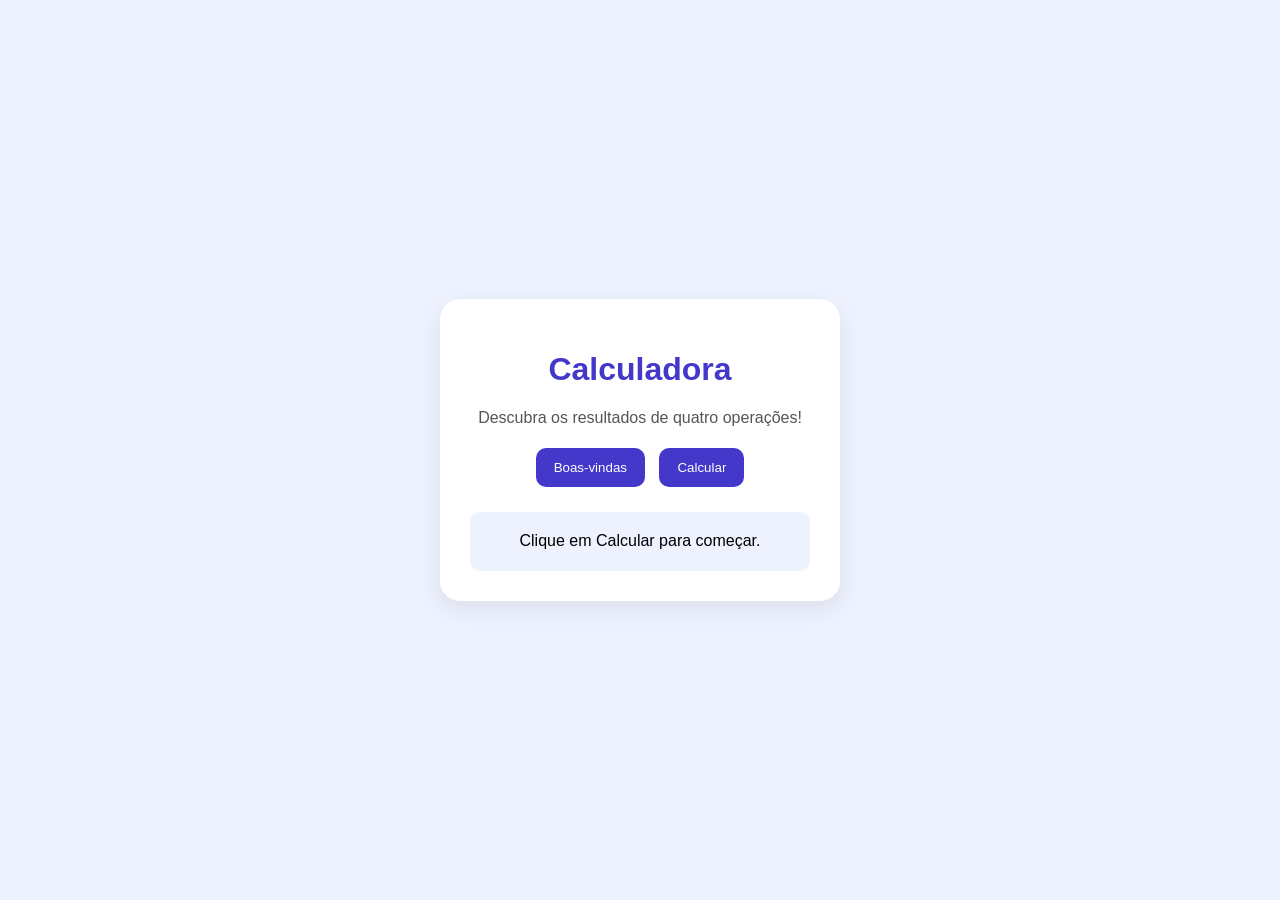
<file: Atividade introdução js/index.html>
<!DOCTYPE html>
<html lang="pt-BR">
<head>
  <meta charset="UTF-8">
  <meta name="viewport" content="width=device-width, initial-scale=1.0">
  <title>Calculadora simples</title>
  <link rel="stylesheet" href="estilo.css">
</head>
<body>
  <main>
    <h1>Calculadora</h1>
    <p>Descubra os resultados de quatro operações!</p>

    <button onclick="alert('Boas-vindas ao site!')">Boas-vindas</button>
    <button onclick="calcular()">Calcular</button>

    <script>
      document.write('<div id="resultados" aria-live="polite">Clique em Calcular para começar.</div>');

      function calcular() {
        const entrada1 = prompt("Digite o primeiro número:");
        if (entrada1 === null) return;

        const entrada2 = prompt("Digite o segundo número:");
        if (entrada2 === null) return;

        const numero1 = Number(entrada1.replace(",", "."));
        const numero2 = Number(entrada2.replace(",", "."));

        if (
          entrada1.trim() === "" || entrada2.trim() === "" ||
          !Number.isFinite(numero1) || !Number.isFinite(numero2)
        ) {
          alert("Digite dois números válidos!");
          return;
        }

        const soma = numero1 + numero2;
        const subtracao = numero1 - numero2;
        const multiplicacao = numero1 * numero2;
        const divisao = numero2 !== 0
          ? numero1 / numero2
          : "Não é possível dividir por zero";

        const resultados =
          "Soma: " + soma + "\n" +
          "Subtração: " + subtracao + "\n" +
          "Multiplicação: " + multiplicacao + "\n" +
          "Divisão: " + divisao;

        document.getElementById("resultados").innerText = resultados;
        console.log(resultados);
      }
    </script>
  </main>
</body>
</html>
</file>
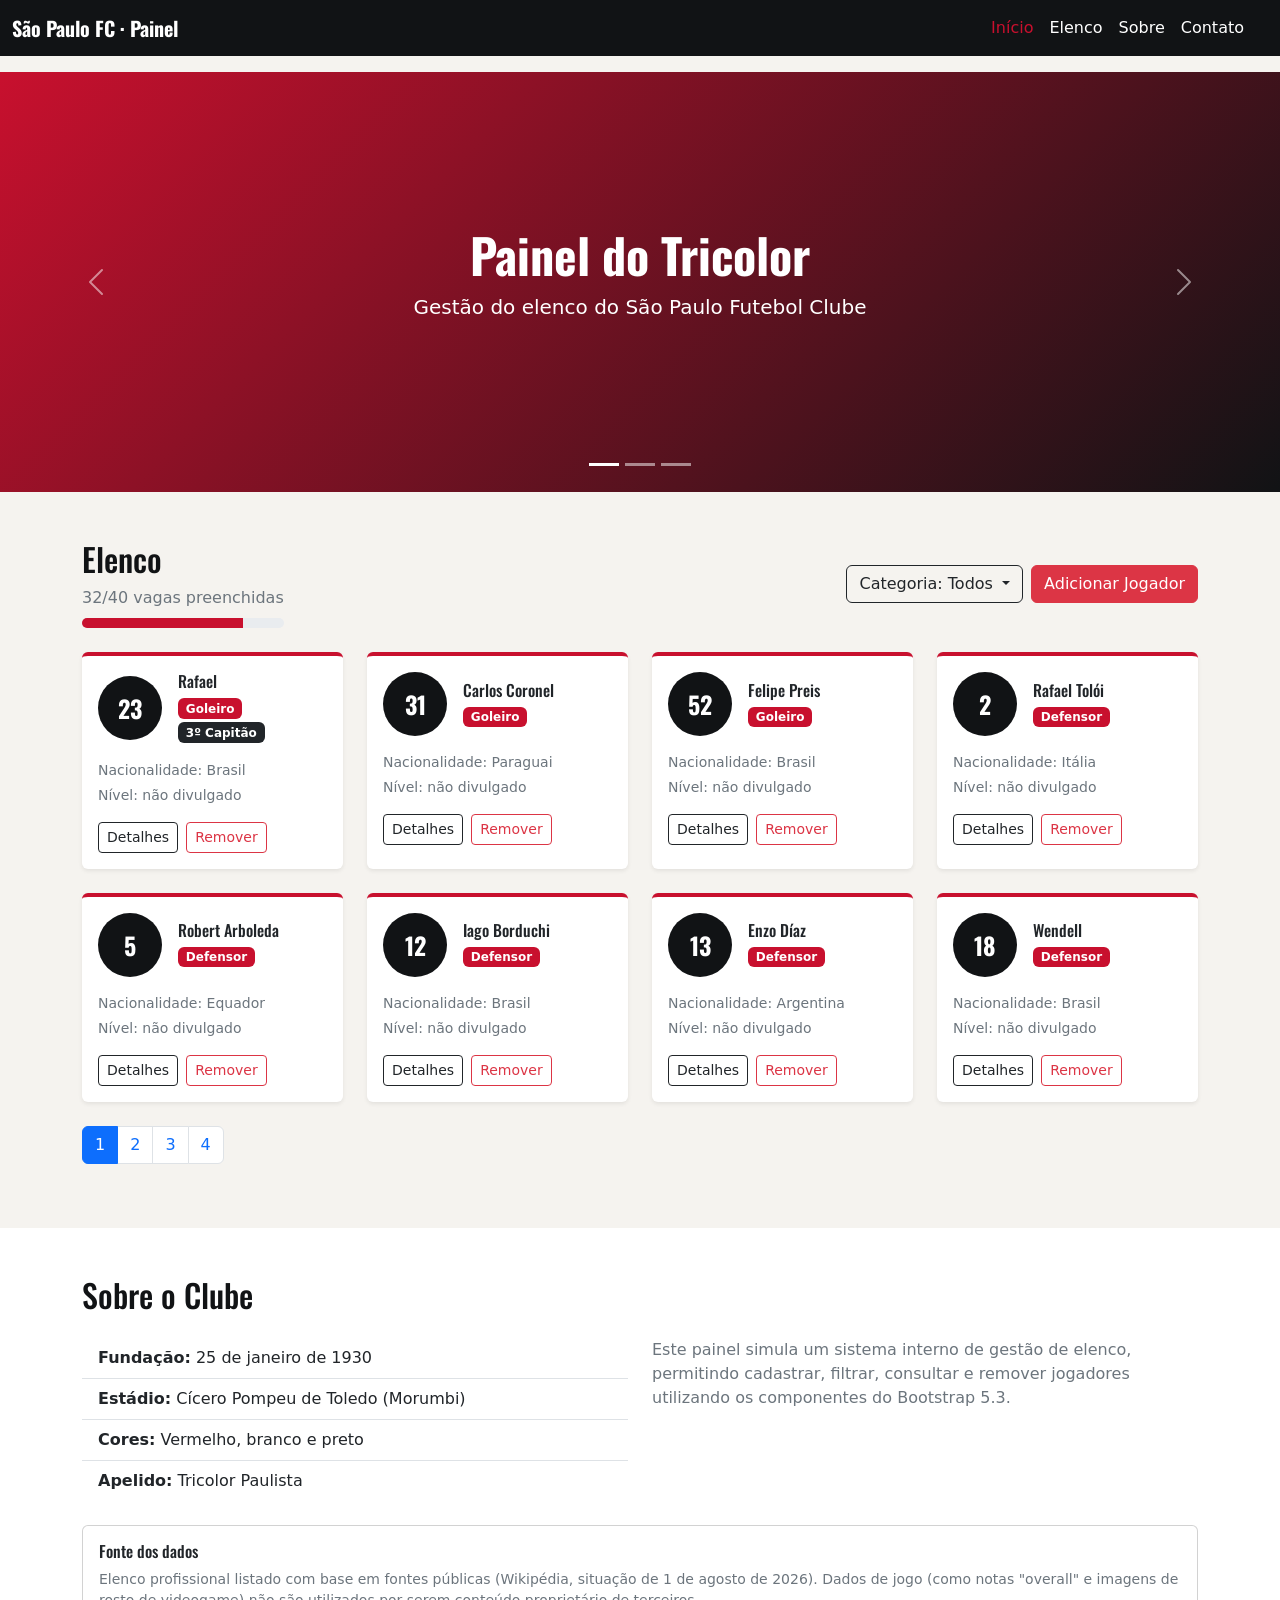
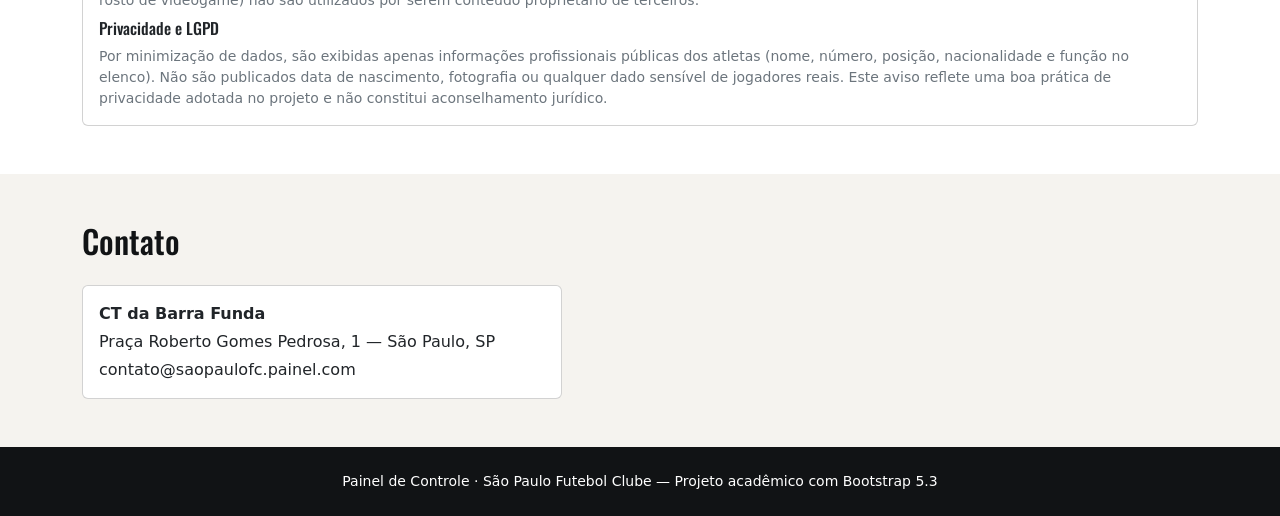
<file: Criando um Painel Interativo com Bootstrap/index.html>
<!doctype html>
<html lang="pt-br">
<head>
  <meta charset="utf-8">
  <meta name="viewport" content="width=device-width, initial-scale=1">
  <title>Painel do Elenco — São Paulo FC</title>
  <link href="https://cdn.jsdelivr.net/npm/bootstrap@5.3.7/dist/css/bootstrap.min.css" rel="stylesheet" integrity="sha384-LN+7fdVzj6u52u30Kp6M/trliBMCMKTyK833zpbD+pXdCLuTusPj697FH4R/5mcr" crossorigin="anonymous">
  <link href="https://fonts.googleapis.com/css2?family=Oswald:wght@500;700&display=swap" rel="stylesheet">
  <link href="style.css" rel="stylesheet">
</head>
<body data-bs-spy="scroll" data-bs-target="#navbarNav" data-bs-smooth-scroll="true" tabindex="0">

  <nav class="navbar navbar-expand-lg navbar-dark navbar-sp fixed-top">
    <div class="container-fluid">
      <a class="navbar-brand fw-bold" href="#inicio">São Paulo FC · Painel</a>
      <button class="navbar-toggler" type="button" data-bs-toggle="offcanvas" data-bs-target="#offcanvasNavbar" aria-controls="offcanvasNavbar" aria-label="Abrir menu">
        <span class="navbar-toggler-icon"></span>
      </button>
      <div class="offcanvas offcanvas-end offcanvas-lg" tabindex="-1" id="offcanvasNavbar" aria-labelledby="offcanvasNavbarLabel">
        <div class="offcanvas-header">
          <h2 class="offcanvas-title h5" id="offcanvasNavbarLabel">Menu</h2>
          <button type="button" class="btn-close btn-close-white" data-bs-dismiss="offcanvas" aria-label="Fechar"></button>
        </div>
        <div class="offcanvas-body">
          <ul class="navbar-nav justify-content-end flex-grow-1 pe-3" id="navbarNav">
            <li class="nav-item"><a class="nav-link" href="#inicio">Início</a></li>
            <li class="nav-item"><a class="nav-link" href="#elenco">Elenco</a></li>
            <li class="nav-item"><a class="nav-link" href="#sobre">Sobre</a></li>
            <li class="nav-item"><a class="nav-link" href="#contato">Contato</a></li>
          </ul>
        </div>
      </div>
    </div>
  </nav>

  <section id="inicio">
    <div id="heroCarousel" class="carousel slide" data-bs-ride="carousel">
      <div class="carousel-indicators">
        <button type="button" data-bs-target="#heroCarousel" data-bs-slide-to="0" class="active" aria-current="true" aria-label="Slide 1"></button>
        <button type="button" data-bs-target="#heroCarousel" data-bs-slide-to="1" aria-label="Slide 2"></button>
        <button type="button" data-bs-target="#heroCarousel" data-bs-slide-to="2" aria-label="Slide 3"></button>
      </div>
      <div class="carousel-inner">
        <div class="carousel-item active">
          <div class="hero-slide">
            <div>
              <h1 class="display-5 fw-bold">Painel do Tricolor</h1>
              <p class="lead">Gestão do elenco do São Paulo Futebol Clube</p>
            </div>
          </div>
        </div>
        <div class="carousel-item">
          <div class="hero-slide slide-alt">
            <div>
              <h1 class="display-5 fw-bold">Temporada 2026</h1>
              <p class="lead">Convocações, titulares e reservas em um só lugar</p>
            </div>
          </div>
        </div>
        <div class="carousel-item">
          <div class="hero-slide slide-white">
            <div>
              <h1 class="display-5 fw-bold">Morumbis</h1>
              <p class="lead">Nossa casa, nossa força</p>
            </div>
          </div>
        </div>
      </div>
      <button class="carousel-control-prev" type="button" data-bs-target="#heroCarousel" data-bs-slide="prev">
        <span class="carousel-control-prev-icon" aria-hidden="true"></span>
        <span class="visually-hidden">Anterior</span>
      </button>
      <button class="carousel-control-next" type="button" data-bs-target="#heroCarousel" data-bs-slide="next">
        <span class="carousel-control-next-icon" aria-hidden="true"></span>
        <span class="visually-hidden">Próximo</span>
      </button>
    </div>
  </section>

  <section id="elenco" class="py-5">
    <div class="container">
      <div class="d-flex flex-wrap justify-content-between align-items-center gap-3 mb-4">
        <div>
          <h2>Elenco</h2>
          <p class="text-secondary mb-0" id="progressLabel">0/40 vagas preenchidas</p>
          <div class="progress progress-sp mt-2" style="max-width: 260px;">
            <div class="progress-bar" id="progressBar" role="progressbar" style="width:0%" aria-valuenow="0" aria-valuemin="0" aria-valuemax="100"></div>
          </div>
        </div>
        <div class="d-flex flex-wrap gap-2">
          <div class="dropdown">
            <button class="btn btn-outline-dark dropdown-toggle" type="button" data-bs-toggle="dropdown" aria-expanded="false">
              Categoria: <span id="filterLabel">Todos</span>
            </button>
            <ul class="dropdown-menu">
              <li><button class="dropdown-item" type="button" data-filtro="Todos">Todos</button></li>
              <li><button class="dropdown-item" type="button" data-filtro="Goleiro">Goleiro</button></li>
              <li><button class="dropdown-item" type="button" data-filtro="Defensor">Defensor</button></li>
              <li><button class="dropdown-item" type="button" data-filtro="Meio-campo">Meio-campo</button></li>
              <li><button class="dropdown-item" type="button" data-filtro="Atacante">Atacante</button></li>
            </ul>
          </div>
          <button class="btn btn-danger" type="button" data-bs-toggle="modal" data-bs-target="#addPlayerModal">Adicionar Jogador</button>
        </div>
      </div>

      <div class="alert alert-warning d-none" id="noResultsAlert" role="alert">Nenhum jogador encontrado nesta categoria.</div>

      <div class="text-center py-5" id="loadingSpinner">
        <div class="spinner-border text-danger" role="status">
          <span class="visually-hidden">Carregando...</span>
        </div>
        <p class="text-secondary mt-2">Carregando elenco...</p>
      </div>

      <div class="row row-cols-1 row-cols-md-2 row-cols-lg-4 g-4 d-none" id="cardsContainer"></div>

      <ul class="pagination mt-4" id="pagination"></ul>
    </div>
  </section>

  <section id="sobre" class="py-5 bg-white">
    <div class="container">
      <h2 class="mb-4">Sobre o Clube</h2>
      <div class="row g-4">
        <div class="col-md-6">
          <ul class="list-group list-group-flush">
            <li class="list-group-item"><strong>Fundação:</strong> 25 de janeiro de 1930</li>
            <li class="list-group-item"><strong>Estádio:</strong> Cícero Pompeu de Toledo (Morumbi)</li>
            <li class="list-group-item"><strong>Cores:</strong> Vermelho, branco e preto</li>
            <li class="list-group-item"><strong>Apelido:</strong> Tricolor Paulista</li>
          </ul>
        </div>
        <div class="col-md-6">
          <p class="text-secondary">
            Este painel simula um sistema interno de gestão de elenco, permitindo cadastrar, filtrar,
            consultar e remover jogadores utilizando os componentes do Bootstrap 5.3.
          </p>
        </div>
      </div>

      <div class="card mt-4">
        <div class="card-body">
          <h3 class="h6">Fonte dos dados</h3>
          <p class="small text-secondary mb-2">
            Elenco profissional listado com base em fontes públicas (Wikipédia, situação de 1 de agosto de 2026).
            Dados de jogo (como notas "overall" e imagens de rosto de videogame) não são utilizados por serem
            conteúdo proprietário de terceiros.
          </p>
          <h3 class="h6">Privacidade e LGPD</h3>
          <p class="small text-secondary mb-0">
            Por minimização de dados, são exibidas apenas informações profissionais públicas dos atletas
            (nome, número, posição, nacionalidade e função no elenco). Não são publicados data de nascimento,
            fotografia ou qualquer dado sensível de jogadores reais. Este aviso reflete uma boa prática de
            privacidade adotada no projeto e não constitui aconselhamento jurídico.
          </p>
        </div>
      </div>
    </div>
  </section>

  <section id="contato" class="py-5">
    <div class="container">
      <h2 class="mb-4">Contato</h2>
      <div class="card" style="max-width: 480px;">
        <div class="card-body">
          <p class="mb-1"><strong>CT da Barra Funda</strong></p>
          <p class="mb-1">Praça Roberto Gomes Pedrosa, 1 — São Paulo, SP</p>
          <p class="mb-0">contato@saopaulofc.painel.com</p>
        </div>
      </div>
    </div>
  </section>

  <footer class="py-4">
    <div class="container text-center small">
      Painel de Controle · São Paulo Futebol Clube — Projeto acadêmico com Bootstrap 5.3
    </div>
  </footer>

  <div class="modal fade" id="addPlayerModal" tabindex="-1" aria-labelledby="addPlayerModalLabel" aria-hidden="true">
    <div class="modal-dialog">
      <div class="modal-content">
        <div class="modal-header">
          <h2 class="modal-title h5" id="addPlayerModalLabel">Adicionar Jogador</h2>
          <button type="button" class="btn-close" data-bs-dismiss="modal" aria-label="Fechar"></button>
        </div>
        <div class="modal-body">
          <form id="addPlayerForm" class="row g-3" novalidate>
            <div class="col-12">
              <div class="form-floating">
                <input type="text" class="form-control" id="inputNome" placeholder="Nome completo" required>
                <label for="inputNome">Nome completo</label>
                <div class="invalid-feedback">Informe o nome do jogador.</div>
              </div>
            </div>
            <div class="col-12">
              <div class="form-floating">
                <input type="date" class="form-control" id="inputNascimento" required>
                <label for="inputNascimento">Data de nascimento</label>
                <div class="invalid-feedback">Informe a data de nascimento.</div>
              </div>
            </div>
            <div class="col-6">
              <label for="inputNumero" class="form-label">Número da camisa</label>
              <div class="input-group has-validation">
                <span class="input-group-text">Nº</span>
                <input type="number" class="form-control" id="inputNumero" min="1" max="99" required>
                <div class="invalid-feedback">Escolha um número entre 1 e 99.</div>
              </div>
            </div>
            <div class="col-6">
              <label for="inputPosicao" class="form-label">Posição</label>
              <select class="form-select" id="inputPosicao" required>
                <option value="" selected disabled>Selecione</option>
                <option value="Goleiro">Goleiro</option>
                <option value="Defensor">Defensor</option>
                <option value="Meio-campo">Meio-campo</option>
                <option value="Atacante">Atacante</option>
              </select>
              <div class="invalid-feedback">Selecione uma posição.</div>
            </div>
            <div class="col-12">
              <div class="d-flex align-items-center gap-2">
                <label for="overallRange" class="form-label mb-0">Nível de habilidade (Overall): <span id="overallValue">70</span></label>
                <button type="button" class="btn btn-sm btn-outline-secondary info-btn" data-bs-toggle="popover" data-bs-trigger="focus" tabindex="0" title="Overall" data-bs-content="Nota geral do jogador, de 1 a 99.">?</button>
              </div>
              <input type="range" class="form-range" id="overallRange" min="1" max="99" value="70">
            </div>
            <div class="col-12 d-flex gap-4">
              <div class="form-check">
                <input class="form-check-input" type="checkbox" id="checkTitular">
                <label class="form-check-label" for="checkTitular">Titular</label>
              </div>
              <div class="form-check d-flex align-items-center gap-1">
                <input class="form-check-input" type="checkbox" id="checkCapitao">
                <label class="form-check-label" for="checkCapitao">Capitão</label>
                <button type="button" class="btn btn-sm btn-outline-secondary info-btn" data-bs-toggle="popover" data-bs-trigger="focus" tabindex="0" title="Capitão" data-bs-content="O capitão veste a braçadeira e representa o time em campo.">?</button>
              </div>
            </div>
            <div class="col-12 d-flex justify-content-end gap-2">
              <button type="button" class="btn btn-outline-secondary" data-bs-dismiss="modal">Cancelar</button>
              <button type="submit" class="btn btn-danger">Salvar Jogador</button>
            </div>
          </form>
        </div>
      </div>
    </div>
  </div>

  <div class="toast-container position-fixed bottom-0 end-0 p-3">
    <div id="appToast" class="toast align-items-center text-bg-dark border-0" role="alert" aria-live="assertive" aria-atomic="true">
      <div class="d-flex">
        <div class="toast-body" id="appToastBody"></div>
        <button type="button" class="btn-close btn-close-white me-2 m-auto" data-bs-dismiss="toast" aria-label="Fechar"></button>
      </div>
    </div>
  </div>

  <script src="https://cdn.jsdelivr.net/npm/bootstrap@5.3.7/dist/js/bootstrap.bundle.min.js" integrity="sha384-ndDqU0Gzau9qJ1lfW4pNLlhNTkCfHzAVBReH9diLvGRem5+R9g2FzA8ZGN954O5Q" crossorigin="anonymous"></script>
  <script src="script.js"></script>
</body>
</html>
</file>
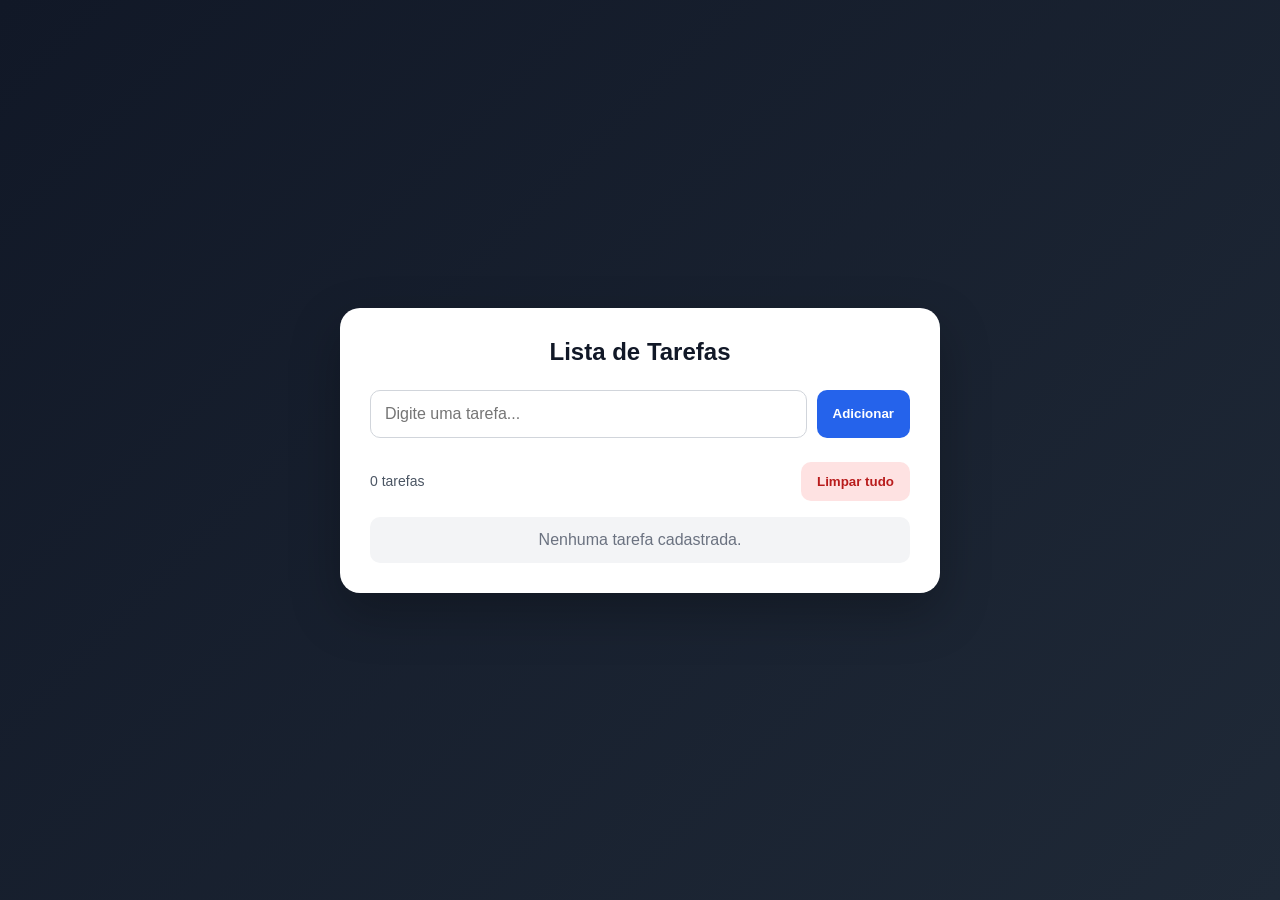
<file: TO-DO LIST - Aplicação de Lista de Tarefas com LocalStorage/index.html>
<!DOCTYPE html>
<html lang="pt-BR">
<head>
    <meta charset="UTF-8">
    <meta name="viewport" content="width=device-width, initial-scale=1.0">
    <title>Lista de Tarefas</title>
    <link rel="stylesheet" href="estilo.css">
</head>
<body>
    <main class="container">
        <section class="lista">
            <h1>Lista de Tarefas</h1>

            <form id="formulario">
                <input id="tarefa" type="text" placeholder="Digite uma tarefa..." autocomplete="off">
                <button type="submit">Adicionar</button>
            </form>

            <div class="cabecalho">
                <span id="contador">0 tarefas</span>
                <button id="limpar" type="button">Limpar tudo</button>
            </div>

            <ul id="tarefas"></ul>
        </section>
    </main>

    <script src="script.js"></script>
</body>
</html>
</file>
<file: Atividade introdução js/estilo.css>
body {
  font-family: Arial, sans-serif;
  background: #eef2ff;
  display: grid;
  place-items: center;
  min-height: 100vh;
  margin: 0;
}

main {
  background: white;
  padding: 30px;
  border-radius: 20px;
  box-shadow: 0 8px 25px #00000015;
  text-align: center;
  width: min(340px, 80vw);
}

h1 {
  color: #4338ca;
}

p {
  color: #555;
}

button {
  background: #4338ca;
  color: white;
  border: none;
  padding: 12px 18px;
  border-radius: 10px;
  cursor: pointer;
  margin: 5px;
}

button:hover {
  background: #312e81;
}

#resultados {
  margin-top: 20px;
  background: #eef2ff;
  padding: 15px;
  border-radius: 10px;
  line-height: 1.8;
}
</file>
<file: Criando um Painel Interativo com Bootstrap/style.css>
:root {
  --sp-red: #c8102e;
  --sp-black: #111315;
  --sp-white: #ffffff;
  --sp-cream: #f5f3ef;
}

body {
  font-family: system-ui, -apple-system, "Segoe UI", sans-serif;
  background-color: var(--sp-cream);
  color: var(--sp-black);
  padding-top: 72px;
}

h1, h2, h3, .navbar-brand {
  font-family: "Oswald", system-ui, sans-serif;
}

section {
  scroll-margin-top: 80px;
}

.navbar-sp {
  background-color: var(--sp-black);
}

.navbar-sp .nav-link {
  color: var(--sp-white);
}

.navbar-sp .nav-link:hover,
.navbar-sp .nav-link.active {
  color: var(--sp-red);
}

.hero-slide {
  height: 420px;
  display: flex;
  align-items: center;
  justify-content: center;
  text-align: center;
  color: var(--sp-white);
  background: linear-gradient(135deg, var(--sp-red), var(--sp-black));
}

.hero-slide.slide-alt {
  background: linear-gradient(135deg, var(--sp-black), var(--sp-red) 130%);
}

.hero-slide.slide-white {
  background: linear-gradient(135deg, #2c2f33, var(--sp-red));
}

.player-card {
  border: none;
  border-top: 4px solid var(--sp-red);
  background-color: var(--sp-white);
}

.jersey-circle {
  width: 64px;
  height: 64px;
  border-radius: 50%;
  background-color: var(--sp-black);
  color: var(--sp-white);
  font-family: "Oswald", system-ui, sans-serif;
  font-size: 1.5rem;
  font-weight: 700;
  display: flex;
  align-items: center;
  justify-content: center;
  flex-shrink: 0;
}

.badge-sp {
  background-color: var(--sp-red);
  color: var(--sp-white);
}

.info-btn {
  width: 24px;
  height: 24px;
  padding: 0;
  line-height: 1;
  border-radius: 50%;
}

.progress-sp {
  height: 10px;
}

.progress-sp .progress-bar {
  background-color: var(--sp-red);
}

footer {
  background-color: var(--sp-black);
  color: var(--sp-white);
}
</file>
<file: TO-DO LIST - Aplicação de Lista de Tarefas com LocalStorage/estilo.css>
* {
    margin: 0;
    padding: 0;
    box-sizing: border-box;
}

body {
    min-height: 100vh;
    display: flex;
    align-items: center;
    justify-content: center;
    padding: 20px;
    font-family: Arial, sans-serif;
    background: linear-gradient(135deg, #111827, #1f2937);
}

.container {
    width: 100%;
    max-width: 600px;
}

.lista {
    padding: 30px;
    border-radius: 20px;
    background: #ffffff;
    box-shadow: 0 20px 50px rgba(0, 0, 0, 0.25);
}

h1 {
    margin-bottom: 24px;
    text-align: center;
    color: #111827;
}

form {
    display: flex;
    gap: 10px;
}

input {
    flex: 1;
    min-width: 0;
    padding: 14px;
    border: 1px solid #d1d5db;
    border-radius: 10px;
    outline: none;
    font-size: 16px;
}

input:focus {
    border-color: #2563eb;
}

button {
    border: 0;
    border-radius: 10px;
    padding: 12px 16px;
    cursor: pointer;
    font-weight: 700;
}

form button {
    background: #2563eb;
    color: #ffffff;
}

.cabecalho {
    display: flex;
    align-items: center;
    justify-content: space-between;
    gap: 10px;
    margin: 24px 0 16px;
}

#contador {
    color: #4b5563;
    font-size: 14px;
}

#limpar {
    background: #fee2e2;
    color: #b91c1c;
}

ul {
    display: grid;
    gap: 10px;
    list-style: none;
}

li {
    display: flex;
    align-items: center;
    justify-content: space-between;
    gap: 12px;
    padding: 14px;
    border-radius: 10px;
    background: #f3f4f6;
    color: #111827;
}

li span {
    word-break: break-word;
}

.excluir {
    flex-shrink: 0;
    padding: 8px 10px;
    background: #ef4444;
    color: #ffffff;
}

.vazio {
    justify-content: center;
    color: #6b7280;
}

@media (max-width: 520px) {
    .lista {
        padding: 20px;
    }

    form {
        flex-direction: column;
    }

    form button {
        width: 100%;
    }
}
</file>
